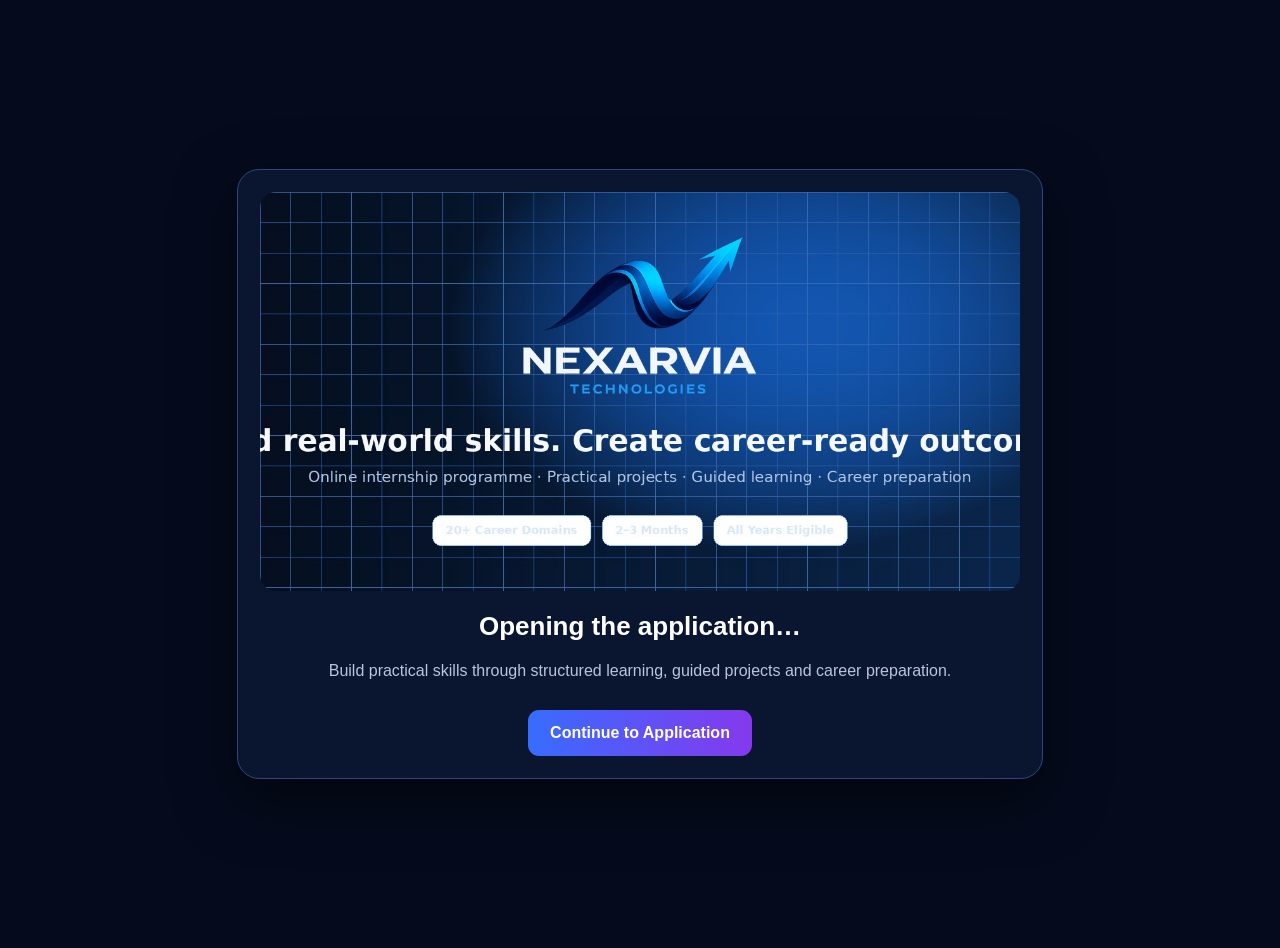
<file: referral.html>
<!DOCTYPE html>

<html lang="en">
<head>
<link href="nexarvia-icon.png" rel="icon" type="image/png"/>
<meta charset="utf-8"/>
<meta content="width=device-width,initial-scale=1" name="viewport"/>
<title>Nexarvia Technologies Career Learning Programmes</title>
<meta content="Build practical skills through structured learning, guided projects and professional preparation for different career stages." name="description"/>
<link href="https://internship-landing-page-v2.vercel.app/referral.html" rel="canonical"/>
<meta content="website" property="og:type"/>
<meta content="Nexarvia Technologies" property="og:site_name"/>
<meta content="Build Real-World Skills with Nexarvia Technologies" property="og:title"/>
<meta content="Career-focused learning with guided projects, transparent programme requirements and professional preparation." property="og:description"/>
<meta content="https://internship-landing-page-v2.vercel.app/referral.html" property="og:url"/>
<meta content="https://internship-landing-page-v2.vercel.app/nexarvia-referral-preview-2026.jpg" property="og:image"/>
<meta content="https://internship-landing-page-v2.vercel.app/nexarvia-referral-preview-2026.jpg" property="og:image:url"/>
<meta content="https://internship-landing-page-v2.vercel.app/nexarvia-referral-preview-2026.jpg" property="og:image:secure_url"/>
<meta content="image/jpeg" property="og:image:type"/>
<meta content="1200" property="og:image:width"/>
<meta content="630" property="og:image:height"/>
<meta content="Nexarvia Technologies Career Learning Programmes referral opportunity" property="og:image:alt"/>
<meta content="summary_large_image" name="twitter:card"/>
<meta content="Build Real-World Skills with Nexarvia Technologies" name="twitter:title"/>
<meta content="Structured learning, guided projects and professional preparation for different career stages." name="twitter:description"/>
<meta content="https://internship-landing-page-v2.vercel.app/nexarvia-referral-preview-2026.jpg" name="twitter:image"/>
<style>
    html,body{height:100%;margin:0;background:#050b1d;color:#fff;font-family:Arial,sans-serif}
    body{display:grid;place-items:center;text-align:center;padding:24px;min-height:100svh}
    .card{width:min(760px,100%);padding:22px;border-radius:22px;background:#0a1530;border:1px solid #2d477d;box-shadow:0 20px 60px #0008}
    .preview-frame{width:100%;aspect-ratio:1200/630;overflow:hidden;border-radius:16px;margin-bottom:20px;background:#061027}
    img{display:block;width:100%;height:100%;object-fit:cover;object-position:center}
    h1{font-size:26px;margin:0 0 10px}
    p{color:#b8c5dc;line-height:1.6}
    a{display:inline-block;margin-top:10px;padding:14px 22px;border-radius:11px;color:#fff;text-decoration:none;font-weight:700;background:linear-gradient(90deg,#376cff,#8539ed)}
  </style>
<link href="v25.css" rel="stylesheet"/></head>
<body>
<main class="card">
<div class="preview-frame"><img alt="Nexarvia Technologies Career Learning Programmes" height="630" src="nexarvia-referral-preview-2026.jpg" width="1200"/></div>
<h1>Opening the application…</h1>
<p>Build practical skills through structured learning, guided projects and career preparation.</p>
<a href="learning.html#apply" id="continueLink">Continue to Application</a>
</main>
<script>
    (function () {
      const query = new URLSearchParams(location.search);
      const ref = (query.get("ref") || "").trim();
      const target = ref ? `learning.html?ref=${encodeURIComponent(ref)}#apply` : "learning.html#apply";
      document.getElementById("continueLink").href = target;
      // Keep this crawler-friendly page available long enough for social preview bots.
      // Human visitors are redirected with JavaScript after a brief delay.
      window.setTimeout(() => location.replace(target), 1800);
    })();
  </script>
<script src="v25.js"></script></body>
</html>
</file>
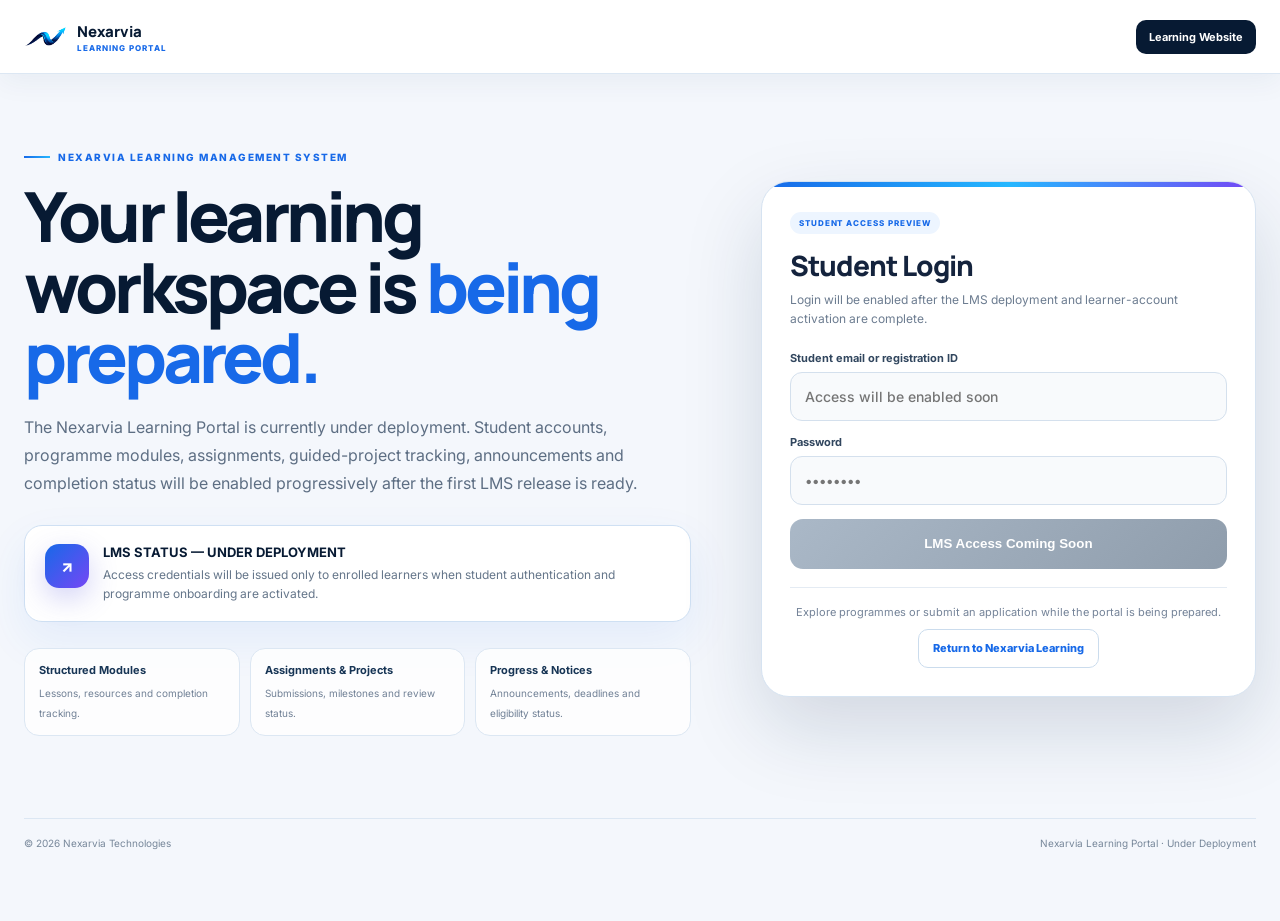
<file: student-login.html>
<!DOCTYPE html>

<html lang="en">
<head>
<meta charset="utf-8"/>
<meta content="width=device-width,initial-scale=1,viewport-fit=cover" name="viewport"/>
<meta content="#071a33" name="theme-color"/>
<title>Nexarvia Learning — Student Login</title>
<meta content="Student access page for the Nexarvia Learning Management System, currently under deployment." name="description"/>
<link href="nexarvia-icon.png" rel="icon" type="image/png"/>
<link href="https://fonts.googleapis.com" rel="preconnect"/>
<link crossorigin="" href="https://fonts.gstatic.com" rel="preconnect"/>
<link href="https://fonts.googleapis.com/css2?family=Inter:wght@400;500;600;700;800&amp;family=Manrope:wght@700;800&amp;display=swap" rel="stylesheet"/>
<link href="portal-access.css" rel="stylesheet"/>

</head>
<body class="nx-student-login-page">
<header class="nx-student-header">
<a aria-label="Return to Nexarvia Learning" class="nx-student-brand" href="learning.html">
<img alt="" src="nexarvia-mark.png"/>
<span><strong>Nexarvia</strong><small>LEARNING PORTAL</small></span>
</a>
<nav aria-label="Portal navigation">
<a href="learning.html">Learning Website</a>

</nav>
</header>
<main class="nx-student-shell">
<section class="nx-student-copy">
<span class="nx-student-eyebrow">NEXARVIA LEARNING MANAGEMENT SYSTEM</span>
<h1>Your learning workspace is <span>being prepared.</span></h1>
<p>The Nexarvia Learning Portal is currently under deployment. Student accounts, programme modules, assignments, guided-project tracking, announcements and completion status will be enabled progressively after the first LMS release is ready.</p>
<div class="nx-student-status">
<div aria-hidden="true" class="nx-student-status-icon">↗</div>
<div><strong>LMS STATUS — UNDER DEPLOYMENT</strong><p>Access credentials will be issued only to enrolled learners when student authentication and programme onboarding are activated.</p></div>
</div>
<div aria-label="Planned portal features" class="nx-student-features">
<div class="nx-student-feature"><b>Structured Modules</b><span>Lessons, resources and completion tracking.</span></div>
<div class="nx-student-feature"><b>Assignments &amp; Projects</b><span>Submissions, milestones and review status.</span></div>
<div class="nx-student-feature"><b>Progress &amp; Notices</b><span>Announcements, deadlines and eligibility status.</span></div>
</div>
</section>
<section aria-labelledby="studentLoginTitle" class="nx-student-card">
<div class="nx-student-card-head">
<span>STUDENT ACCESS PREVIEW</span>
<h2 id="studentLoginTitle">Student Login</h2>
<p>Login will be enabled after the LMS deployment and learner-account activation are complete.</p>
</div>
<div aria-disabled="true" class="nx-student-form">
<label>Student email or registration ID<input disabled="" placeholder="Access will be enabled soon" type="text"/></label>
<label>Password<input disabled="" placeholder="••••••••" type="password"/></label>
<button disabled="" type="button">LMS Access Coming Soon</button>
</div>
<div class="nx-student-help">
<p>Explore programmes or submit an application while the portal is being prepared.</p>
<a href="learning.html">Return to Nexarvia Learning</a>
</div>
</section>
<footer class="nx-student-foot"><span>© 2026 Nexarvia Technologies</span><span>Nexarvia Learning Portal · Under Deployment</span></footer>
</main>

</body>
</html>
</file>
<file: v25.css>
:root{--v25-max:1540px;--v25-blue:#1769e8;--v25-cyan:#25b7ff;--v25-navy:#06172d;--v25-text:#14233d;--v25-muted:#60718a;--v25-soft:#f4f7fc;--v25-line:#dce7f5}
html{scroll-behavior:smooth}body{overflow-x:hidden}.nx-container,.nx24-container,.v21-container{width:min(var(--v25-max),calc(100% - 56px))!important;max-width:none!important}
.nx-site-header{backdrop-filter:none!important;background:rgba(255,255,255,.96)!important}.nx-header-shell{width:min(var(--v25-max),calc(100% - 34px))!important}.nx-menu-button{margin-left:auto!important;position:relative!important;right:auto!important;flex:0 0 46px}.nx-header-tools{margin-left:auto!important;display:flex!important;align-items:center!important}
/* natural meteor */
.nx25-meteor-field{position:absolute;inset:0;overflow:hidden;pointer-events:none;z-index:3}.nx25-meteor{position:absolute;left:-18%;top:18%;width:18px;height:18px;border-radius:50%;background:radial-gradient(circle,#fff 0 18%,#dff7ff 25%,#6bd4ff 48%,rgba(37,183,255,.08) 72%,transparent 75%);filter:drop-shadow(0 0 10px #fff) drop-shadow(0 0 22px #5ecfff);opacity:0;animation:nx25Meteor 8.5s cubic-bezier(.24,.05,.5,1) infinite}.nx25-meteor:before{content:"";position:absolute;right:7px;top:7px;width:210px;height:5px;transform:rotate(-12deg);transform-origin:right center;background:linear-gradient(90deg,transparent,rgba(103,214,255,.1),rgba(211,248,255,.55),#fff);border-radius:999px;filter:blur(.3px)}.nx25-meteor:after{content:"";position:absolute;right:12px;top:4px;width:145px;height:11px;transform:rotate(-12deg);transform-origin:right center;background:linear-gradient(90deg,transparent,rgba(73,190,255,.08),rgba(170,232,255,.3),transparent);filter:blur(4px)}.nx25-meteor i{position:absolute;width:4px;height:4px;border-radius:50%;background:#fff;box-shadow:0 0 8px #6ed8ff}.nx25-meteor i:nth-child(1){right:48px;top:24px}.nx25-meteor i:nth-child(2){right:92px;top:-8px}.nx25-meteor i:nth-child(3){right:135px;top:18px}@keyframes nx25Meteor{0%,18%{opacity:0;transform:translate3d(0,0,0) rotate(12deg) scale(.65)}22%{opacity:1}58%{opacity:1}72%,100%{opacity:0;transform:translate3d(150vw,48vh,0) rotate(12deg) scale(1)}}
/* gateway */
.nx25-gateway{position:relative;min-height:600px;border:1px solid #1e4770;border-radius:34px;overflow:hidden;background:radial-gradient(circle at 50% 45%,rgba(37,183,255,.17),transparent 24%),linear-gradient(135deg,#07172d,#0b2847 60%,#061426);box-shadow:0 35px 100px rgba(3,20,42,.28)}.nx25-gateway-grid{position:absolute;inset:0;background-image:linear-gradient(rgba(96,177,255,.08) 1px,transparent 1px),linear-gradient(90deg,rgba(96,177,255,.08) 1px,transparent 1px);background-size:48px 48px;mask-image:linear-gradient(to bottom,transparent,#000 20%,#000 80%,transparent)}.nx25-core{position:absolute;left:50%;top:50%;transform:translate(-50%,-50%);width:245px;height:245px;border-radius:50%;display:grid;place-items:center;background:radial-gradient(circle,#102f53 0 48%,rgba(13,45,82,.72) 49% 63%,transparent 64%);border:1px solid #2b6694;box-shadow:0 0 0 22px rgba(37,183,255,.04),0 0 60px rgba(37,183,255,.2);z-index:4}.nx25-core img{width:136px}.nx25-gateway-card{position:absolute;width:min(420px,31vw);min-height:215px;padding:28px;border:1px solid #2a628e;border-radius:24px;background:rgba(8,34,61,.94);color:#fff;z-index:5;box-shadow:0 24px 60px rgba(0,0,0,.25);transition:transform .35s ease,border-color .35s ease}.nx25-gateway-card:hover{transform:translateY(-8px);border-color:#66d2ff}.nx25-gateway-card.learning{left:4.5%;top:15%}.nx25-gateway-card.services{right:4.5%;bottom:15%}.nx25-gateway-card span{font-size:10px;letter-spacing:.16em;color:#79d9ff}.nx25-gateway-card h3{font-size:30px;margin:10px 0}.nx25-gateway-card p{font-size:14px;line-height:1.7;color:#bfd0e3}.nx25-gateway-card b{display:inline-flex;margin-top:16px;color:#fff}.nx25-route{position:absolute;height:2px;background:linear-gradient(90deg,transparent,#3cc6ff,#4d7cff,transparent);z-index:2;animation:nx25Pulse 3s ease-in-out infinite}.nx25-route.r1{left:23%;top:42%;width:28%;transform:rotate(10deg)}.nx25-route.r2{left:49%;top:59%;width:29%;transform:rotate(9deg)}@keyframes nx25Pulse{50%{filter:drop-shadow(0 0 9px #4bcaff);opacity:.55}}
/* learning wide */
.nx25-learning-hero-grid{display:grid;grid-template-columns:minmax(0,1.05fr) minmax(620px,.95fr);gap:72px;align-items:center}.nx25-learning-visual{min-height:570px;border-radius:32px;border:1px solid #bfd6f2;background:linear-gradient(145deg,#fafdff,#edf5ff);position:relative;overflow:hidden;padding:32px}.nx25-learning-visual:before{content:"";position:absolute;inset:0;background-image:linear-gradient(rgba(20,96,210,.06) 1px,transparent 1px),linear-gradient(90deg,rgba(20,96,210,.06) 1px,transparent 1px);background-size:42px 42px}.nx25-learning-screen{position:relative;z-index:2;height:100%;min-height:500px;border-radius:24px;background:#fff;border:1px solid #d8e6f7;box-shadow:0 25px 70px rgba(19,76,148,.14);display:grid;grid-template-columns:180px 1fr;overflow:hidden}.nx25-learning-side{padding:28px 18px;background:#071a33;color:#fff}.nx25-learning-side strong{display:block;margin-bottom:28px}.nx25-learning-side span{display:block;padding:12px;border-radius:10px;color:#9db0c6;font-size:12px}.nx25-learning-side span.active{background:#1769e8;color:#fff}.nx25-learning-main{padding:26px}.nx25-learning-top{display:flex;justify-content:space-between;gap:20px}.nx25-kpi{display:grid;grid-template-columns:repeat(3,1fr);gap:12px;margin:18px 0}.nx25-kpi div,.nx25-module,.nx25-task{border:1px solid #dce8f7;border-radius:14px;padding:15px;background:#f9fbff}.nx25-kpi b{display:block;font-size:23px;color:#0b55c4}.nx25-dashboard-grid{display:grid;grid-template-columns:1.25fr .75fr;gap:14px}.nx25-module-list{display:grid;gap:9px}.nx25-module{display:flex;align-items:center;justify-content:space-between}.nx25-module i{width:54px;height:7px;border-radius:9px;background:#dbe7f6;overflow:hidden}.nx25-module i:after{content:"";display:block;height:100%;width:65%;background:linear-gradient(90deg,#1769e8,#25b7ff);animation:nx25Fill 4s ease-in-out infinite alternate}@keyframes nx25Fill{to{width:88%}}
/* journey map */
.nx25-journey-map{position:relative;padding:42px;border:1px solid #cfe0f4;border-radius:30px;background:linear-gradient(180deg,#fff,#f4f8fe);overflow:hidden}.nx25-journey-track{display:grid;grid-template-columns:repeat(6,minmax(180px,1fr));gap:22px;position:relative;min-width:1250px}.nx25-journey-track:before{content:"";position:absolute;left:7%;right:7%;top:43px;height:4px;border-radius:99px;background:#d7e5f5}.nx25-journey-track:after{content:"";position:absolute;left:7%;top:43px;width:86%;height:4px;border-radius:99px;background:linear-gradient(90deg,#1769e8,#25b7ff,#6b5cff);transform-origin:left;animation:nx25Journey 8s ease-in-out infinite}@keyframes nx25Journey{0%{transform:scaleX(.06)}70%,100%{transform:scaleX(1)}}.nx25-stage{position:relative;z-index:2;text-align:center}.nx25-stage-num{width:86px;height:86px;margin:0 auto 18px;border-radius:50%;display:grid;place-items:center;background:#fff;border:3px solid #c6dcf5;color:#0b55c4;font-size:18px;font-weight:800;box-shadow:0 10px 28px rgba(20,89,181,.12);animation:nx25StageGlow 6s ease-in-out infinite}.nx25-stage:nth-child(2) .nx25-stage-num{animation-delay:1s}.nx25-stage:nth-child(3) .nx25-stage-num{animation-delay:2s}.nx25-stage:nth-child(4) .nx25-stage-num{animation-delay:3s}.nx25-stage:nth-child(5) .nx25-stage-num{animation-delay:4s}.nx25-stage:nth-child(6) .nx25-stage-num{animation-delay:5s}@keyframes nx25StageGlow{0%,14%,100%{box-shadow:0 10px 28px rgba(20,89,181,.12);border-color:#c6dcf5}18%,32%{box-shadow:0 0 0 9px rgba(37,183,255,.12),0 0 28px rgba(37,183,255,.45);border-color:#25b7ff}}.nx25-stage h3{font-size:18px;margin:0 0 8px}.nx25-stage p{font-size:13px;color:#61718a;line-height:1.55}
/* programme cards */
.nx25-programme-grid{display:grid;grid-template-columns:repeat(3,minmax(0,1fr));gap:22px}.nx25-programme{position:relative;overflow:hidden;min-height:310px;border-radius:24px;padding:28px;border:1px solid rgba(255,255,255,.25);color:#fff;box-shadow:0 22px 60px rgba(7,35,70,.16);transition:transform .3s ease}.nx25-programme:hover{transform:translateY(-8px)}.nx25-programme:before{content:"";position:absolute;width:180px;height:180px;border-radius:50%;right:-60px;top:-55px;background:rgba(255,255,255,.13)}.nx25-programme.web{background:linear-gradient(135deg,#0759c7,#00a7ea)}.nx25-programme.python{background:linear-gradient(135deg,#102f5d,#3677b9 64%,#f2c94c)}.nx25-programme.ai{background:linear-gradient(135deg,#40208e,#7b4df3)}.nx25-programme.data{background:linear-gradient(135deg,#046b76,#10a8a1)}.nx25-programme.cyber{background:linear-gradient(135deg,#071c31,#0a6a50)}.nx25-programme.business{background:linear-gradient(135deg,#a64116,#e98322)}.nx25-programme-icon{width:62px;height:62px;border-radius:18px;display:grid;place-items:center;background:rgba(255,255,255,.16);font-size:27px;margin-bottom:22px}.nx25-programme h3{font-size:24px;margin:0 0 10px}.nx25-programme p{color:rgba(255,255,255,.86);font-size:14px;line-height:1.65}.nx25-programme-meta{display:flex;gap:9px;flex-wrap:wrap;margin-top:18px}.nx25-programme-meta span{padding:8px 10px;border-radius:999px;background:rgba(255,255,255,.14);font-size:10px;font-weight:700}.nx25-programme small{display:block;margin-top:20px;color:#fff;font-weight:700}
/* lifecycle */
.nx25-lifecycle{display:flex;gap:18px;overflow-x:auto;padding:22px 4px 30px;scroll-snap-type:x mandatory}.nx25-life-card{scroll-snap-align:start;flex:0 0 260px;min-height:245px;border:1px solid #d5e4f6;border-radius:22px;padding:24px;background:#fff;position:relative}.nx25-life-card b{display:grid;place-items:center;width:48px;height:48px;border-radius:50%;background:#eaf3ff;color:#0c5ac9;box-shadow:0 0 0 0 rgba(37,183,255,.3);animation:nx25LifeGlow 7s ease-in-out infinite}.nx25-life-card:nth-child(2)b{animation-delay:.7s}.nx25-life-card:nth-child(3)b{animation-delay:1.4s}.nx25-life-card:nth-child(4)b{animation-delay:2.1s}.nx25-life-card:nth-child(5)b{animation-delay:2.8s}.nx25-life-card:nth-child(6)b{animation-delay:3.5s}.nx25-life-card:nth-child(7)b{animation-delay:4.2s}.nx25-life-card:nth-child(8)b{animation-delay:4.9s}.nx25-life-card:nth-child(9)b{animation-delay:5.6s}@keyframes nx25LifeGlow{8%,20%{box-shadow:0 0 0 10px rgba(37,183,255,.12),0 0 22px rgba(37,183,255,.5);background:#1769e8;color:#fff}}.nx25-life-card h3{font-size:18px;margin:18px 0 8px}.nx25-life-card p{font-size:13px;color:#687992;line-height:1.6}
.nx25-portal-actions{display:flex;gap:12px;flex-wrap:wrap}.nx25-portal-btn{display:inline-flex!important}
/* mobile wide angle */
@media(max-width:900px){.nx-container,.nx24-container,.v21-container{width:calc(100% - 20px)!important}.nx-header-shell{width:calc(100% - 18px)!important;min-height:64px}.nx-menu-button{display:flex!important;position:absolute!important;right:8px!important;top:50%!important;transform:translateY(-50%)!important}.nx-header-tools{padding-right:50px}.nx-header-action,.nx-notification-button{display:none!important}.nx25-gateway{min-height:520px}.nx25-core{width:155px;height:155px}.nx25-core img{width:92px}.nx25-gateway-card{width:72vw;min-width:270px;min-height:170px;padding:20px}.nx25-gateway-card.learning{left:4%;top:8%}.nx25-gateway-card.services{right:4%;bottom:8%}.nx25-gateway-card h3{font-size:22px}.nx25-route.r1{left:25%;top:42%;width:30%}.nx25-route.r2{left:46%;top:62%;width:34%}.nx25-meteor:before{width:120px}.nx25-meteor:after{width:85px}.nx25-learning-hero-grid{display:grid;grid-template-columns:minmax(84vw,84vw) minmax(84vw,84vw);gap:14px;overflow-x:auto;scroll-snap-type:x mandatory;padding-bottom:15px}.nx25-learning-hero-grid>*{scroll-snap-align:start}.nx25-learning-visual{min-height:430px;padding:14px}.nx25-learning-screen{min-height:400px;grid-template-columns:95px 1fr}.nx25-learning-side{padding:16px 8px}.nx25-learning-side span{font-size:9px;padding:9px 6px}.nx25-learning-main{padding:14px}.nx25-kpi{grid-template-columns:repeat(3,minmax(95px,1fr));overflow-x:auto}.nx25-dashboard-grid{grid-template-columns:1fr}.nx25-programme-grid{display:flex;overflow-x:auto;scroll-snap-type:x mandatory;gap:14px;padding:4px 4px 18px}.nx25-programme{flex:0 0 82vw;min-height:285px;scroll-snap-align:center}.nx25-journey-map{padding:22px 12px;overflow-x:auto;scroll-snap-type:x mandatory}.nx25-journey-track{min-width:1120px}.nx25-lifecycle{margin-inline:-2px}.nx25-life-card{flex-basis:78vw}.nx24-section,.nx24-horizontal-section{padding-top:68px!important;padding-bottom:68px!important}.nx24-section-head h2{font-size:clamp(30px,8vw,40px)!important}.nx-footer-grid{grid-template-columns:minmax(78vw,78vw) repeat(3,minmax(70vw,70vw))!important;overflow-x:auto!important;scroll-snap-type:x mandatory;padding-bottom:20px}.nx-footer-grid>div{scroll-snap-align:start}.nx25-portal-actions .nx-btn{flex:1 1 100%;justify-content:center}.nx25-meteor{animation-duration:7s}}
@media(max-width:430px){.nx-brand-copy small{font-size:8px}.nx25-gateway-card{width:78vw}.nx25-learning-hero-grid{grid-template-columns:88vw 88vw}.nx25-programme{flex-basis:86vw}.nx25-life-card{flex-basis:84vw}}
@media(prefers-reduced-motion:reduce){.nx25-meteor,.nx25-route,.nx25-module i:after,.nx25-journey-track:after,.nx25-stage-num,.nx25-life-card b{animation:none!important}}
</file>
<file: portal-access.css>
/* Nexarvia V39 — shared portal access and student portal preview */
:root{
  --nx-portal-blue:#1769e8;
  --nx-portal-cyan:#25b7ff;
  --nx-portal-violet:#7547f5;
  --nx-portal-navy:#071a33;
  --nx-portal-border:#d9e5f3;
}
.nx-portal-access{display:flex;align-items:center;gap:7px;flex:0 0 auto}
.nx-portal-link{min-height:36px;padding:0 12px;display:inline-flex;align-items:center;justify-content:center;gap:6px;border:1px solid var(--nx-portal-border);border-radius:11px;background:#fff;color:#203955;font-size:10px;font-weight:800;line-height:1;text-decoration:none;white-space:nowrap;box-shadow:0 5px 16px rgba(20,52,88,.06);transition:transform .22s ease,border-color .22s ease,box-shadow .22s ease,color .22s ease}
.nx-portal-link::before{width:16px;height:16px;display:grid;place-items:center;border-radius:6px;font-size:9px;color:#fff}
.nx-portal-link--student::before{content:"S";background:linear-gradient(135deg,var(--nx-portal-blue),var(--nx-portal-cyan))}
.nx-portal-link--admin::before{content:"A";background:linear-gradient(135deg,#253e70,var(--nx-portal-violet))}
.nx-portal-link:hover{transform:translateY(-2px);border-color:#8fb6e8;color:#071a33;box-shadow:0 10px 24px rgba(23,105,232,.14)}
.nx-portal-link:focus-visible,.nx-drawer-portal-card:focus-visible{outline:3px solid rgba(37,183,255,.36);outline-offset:3px}

.nx-drawer-portals{margin:22px 0 4px;padding:16px;border:1px solid rgba(255,255,255,.13);border-radius:18px;background:rgba(255,255,255,.065)}
.nx-drawer-portals__label{display:block;margin-bottom:11px;color:#8fdcff;font-size:9px;font-weight:800;letter-spacing:.16em}
.nx-drawer-portal-card{display:grid;grid-template-columns:42px 1fr;align-items:center;gap:11px;padding:11px;border:1px solid rgba(255,255,255,.13);border-radius:14px;color:#fff;text-decoration:none;background:rgba(5,18,43,.36);transition:transform .2s ease,border-color .2s ease,background .2s ease}
.nx-drawer-portal-card+.nx-drawer-portal-card{margin-top:8px}
.nx-drawer-portal-card:hover{transform:translateX(3px);border-color:rgba(116,211,255,.62);background:rgba(255,255,255,.1)}
.nx-drawer-portal-icon{width:42px;height:42px;display:grid;place-items:center;border-radius:13px;background:linear-gradient(135deg,#1769e8,#25b7ff);box-shadow:0 8px 24px rgba(23,105,232,.24)}
.nx-drawer-portal-card--admin .nx-drawer-portal-icon{background:linear-gradient(135deg,#3251a6,#7547f5)}
.nx-drawer-portal-icon svg{width:21px;height:21px;fill:none;stroke:currentColor;stroke-width:1.8;stroke-linecap:round;stroke-linejoin:round}
.nx-drawer-portal-copy{display:grid;gap:3px}
.nx-drawer-portal-copy strong{font-size:13px}
.nx-drawer-portal-copy small{color:#b9cce4;font-size:10px}

.nx-footer-grid.nx-footer-grid--portals{grid-template-columns:minmax(260px,1.3fr) repeat(4,minmax(125px,.72fr));gap:38px}
.nx-footer-portals a[href="student-login.html"]::after{content:"LMS";margin-left:7px;padding:2px 5px;border-radius:6px;background:rgba(37,183,255,.14);color:#79d7ff;font-size:7px;font-weight:800;letter-spacing:.08em}

.nx-login-switch{margin-top:18px;padding-top:16px;display:flex;align-items:center;justify-content:center;gap:8px;border-top:1px solid rgba(28,66,105,.15);color:#6d7f93;font-size:12px}
.nx-login-switch a{color:#1769e8;font-weight:800;text-decoration:none}

/* Student portal deployment page */
.nx-student-login-page{min-height:100vh;margin:0;background:#f4f7fc;color:#14233d;font-family:Inter,system-ui,sans-serif;overflow-x:hidden}
.nx-student-login-page *{box-sizing:border-box}
.nx-student-header{height:74px;padding:0 max(24px,calc((100vw - 1320px)/2));display:flex;align-items:center;justify-content:space-between;gap:20px;background:rgba(255,255,255,.96);border-bottom:1px solid #dce7f3;box-shadow:0 8px 28px rgba(16,46,82,.055)}
.nx-student-brand{display:flex;align-items:center;gap:10px;color:#071a33;text-decoration:none}
.nx-student-brand img{width:43px;height:43px;object-fit:contain}
.nx-student-brand span{display:grid;gap:1px}.nx-student-brand strong{font:800 15px Manrope,Inter,sans-serif}.nx-student-brand small{color:#1769e8;font-size:8px;font-weight:800;letter-spacing:.13em}
.nx-student-header nav{display:flex;align-items:center;gap:10px}.nx-student-header nav a{padding:10px 13px;border-radius:10px;color:#40516a;font-size:11px;font-weight:700;text-decoration:none}.nx-student-header nav a:last-child{background:#071a33;color:#fff}
.nx-student-shell{width:min(1240px,calc(100% - 48px));min-height:calc(100vh - 74px);margin:auto;padding:68px 0 72px;display:grid;grid-template-columns:minmax(0,1.05fr) minmax(380px,.78fr);align-items:center;gap:70px}
.nx-student-copy{position:relative}.nx-student-eyebrow{display:inline-flex;align-items:center;gap:8px;color:#1769e8;font-size:10px;font-weight:800;letter-spacing:.15em}.nx-student-eyebrow::before{content:"";width:26px;height:2px;background:linear-gradient(90deg,#1769e8,#25b7ff)}
.nx-student-copy h1{max-width:760px;margin:18px 0 20px;font:800 clamp(43px,5.4vw,76px)/1.02 Manrope,Inter,sans-serif;letter-spacing:-.055em;color:#071a33}.nx-student-copy h1 span{color:#1769e8}.nx-student-copy>p{max-width:690px;margin:0;color:#5d6e83;font-size:16px;line-height:1.75}
.nx-student-status{margin:28px 0 26px;padding:18px 20px;display:grid;grid-template-columns:44px 1fr;gap:14px;border:1px solid #cfe0f3;border-radius:18px;background:#fff;box-shadow:0 18px 45px rgba(23,105,232,.08)}
.nx-student-status-icon{width:44px;height:44px;display:grid;place-items:center;border-radius:14px;background:linear-gradient(135deg,#1769e8,#7547f5);color:#fff;font-weight:800;box-shadow:0 10px 28px rgba(80,80,220,.25)}
.nx-student-status strong{display:block;margin-bottom:5px;color:#071a33;font-size:13px}.nx-student-status p{margin:0;color:#65768a;font-size:12px;line-height:1.6}
.nx-student-features{display:grid;grid-template-columns:repeat(3,1fr);gap:10px}.nx-student-feature{padding:14px;border:1px solid #dce7f3;border-radius:15px;background:rgba(255,255,255,.82)}.nx-student-feature b{display:block;margin-bottom:4px;color:#173555;font-size:11px}.nx-student-feature span{color:#718196;font-size:10px;line-height:1.45}
.nx-student-card{position:relative;padding:28px;border:1px solid #d6e3f1;border-radius:28px;background:#fff;box-shadow:0 32px 80px rgba(12,42,76,.15);overflow:hidden}.nx-student-card::before{content:"";position:absolute;inset:0 0 auto;height:5px;background:linear-gradient(90deg,#1769e8,#25b7ff,#7547f5)}
.nx-student-card-head{margin-bottom:22px}.nx-student-card-head span{display:inline-flex;padding:6px 9px;border-radius:999px;background:#edf5ff;color:#1769e8;font-size:8px;font-weight:800;letter-spacing:.12em}.nx-student-card-head h2{margin:12px 0 7px;font:800 28px Manrope,Inter,sans-serif;letter-spacing:-.035em}.nx-student-card-head p{margin:0;color:#6c7c90;font-size:12px;line-height:1.55}
.nx-student-form{display:grid;gap:14px}.nx-student-form label{display:grid;gap:7px;color:#31465e;font-size:11px;font-weight:700}.nx-student-form input{width:100%;height:49px;padding:0 14px;border:1px solid #d4e0ed;border-radius:12px;background:#f8fafc;color:#7a8795;font:500 14px Inter,system-ui}.nx-student-form input:disabled{opacity:1}.nx-student-form button{height:50px;border:0;border-radius:13px;background:linear-gradient(135deg,#aab8c7,#8f9dac);color:#fff;font-weight:800;cursor:not-allowed}.nx-student-help{margin-top:18px;padding-top:17px;border-top:1px solid #e4ebf3;text-align:center}.nx-student-help p{margin:0 0 10px;color:#748398;font-size:11px}.nx-student-help a{display:inline-flex;align-items:center;justify-content:center;min-height:39px;padding:0 14px;border:1px solid #cbdced;border-radius:10px;color:#1769e8;font-size:11px;font-weight:800;text-decoration:none}
.nx-student-foot{grid-column:1/-1;margin-top:12px;padding-top:18px;display:flex;justify-content:space-between;border-top:1px solid #dce7f3;color:#77879a;font-size:10px}

@media(max-width:1250px){.nx-portal-access{display:none}.nx-footer-grid.nx-footer-grid--portals{grid-template-columns:1fr 1fr}.nx-footer-brand{grid-column:1/-1}}
@media(max-width:767px){
  .nx-portal-access{display:none!important}
  .nx-drawer-portals{display:block!important}
  .nx-footer-grid.nx-footer-grid--portals{grid-template-columns:1fr!important}
  .nx-student-header{height:66px;padding:0 16px}.nx-student-header nav a:not(:last-child){display:none}.nx-student-header nav a:last-child{padding:9px 10px;font-size:10px}.nx-student-brand img{width:38px;height:38px}.nx-student-brand strong{font-size:13px}.nx-student-brand small{font-size:7px}
  .nx-student-shell{width:calc(100% - 28px);min-height:auto;padding:42px 0 48px;display:block}.nx-student-copy h1{font-size:clamp(38px,12vw,52px)}.nx-student-copy>p{font-size:14px}.nx-student-features{grid-template-columns:1fr;gap:8px}.nx-student-card{margin-top:30px;padding:22px 16px;border-radius:22px}.nx-student-card-head h2{font-size:25px}.nx-student-foot{margin-top:34px;display:grid;gap:5px;text-align:center}
}
@media(max-width:360px){.nx-drawer-portals{padding:13px}.nx-drawer-portal-card{grid-template-columns:38px 1fr;padding:9px}.nx-drawer-portal-icon{width:38px;height:38px}.nx-student-shell{width:calc(100% - 20px)}}
@media(prefers-reduced-motion:reduce){.nx-portal-link,.nx-drawer-portal-card{transition:none!important}}
</file>
